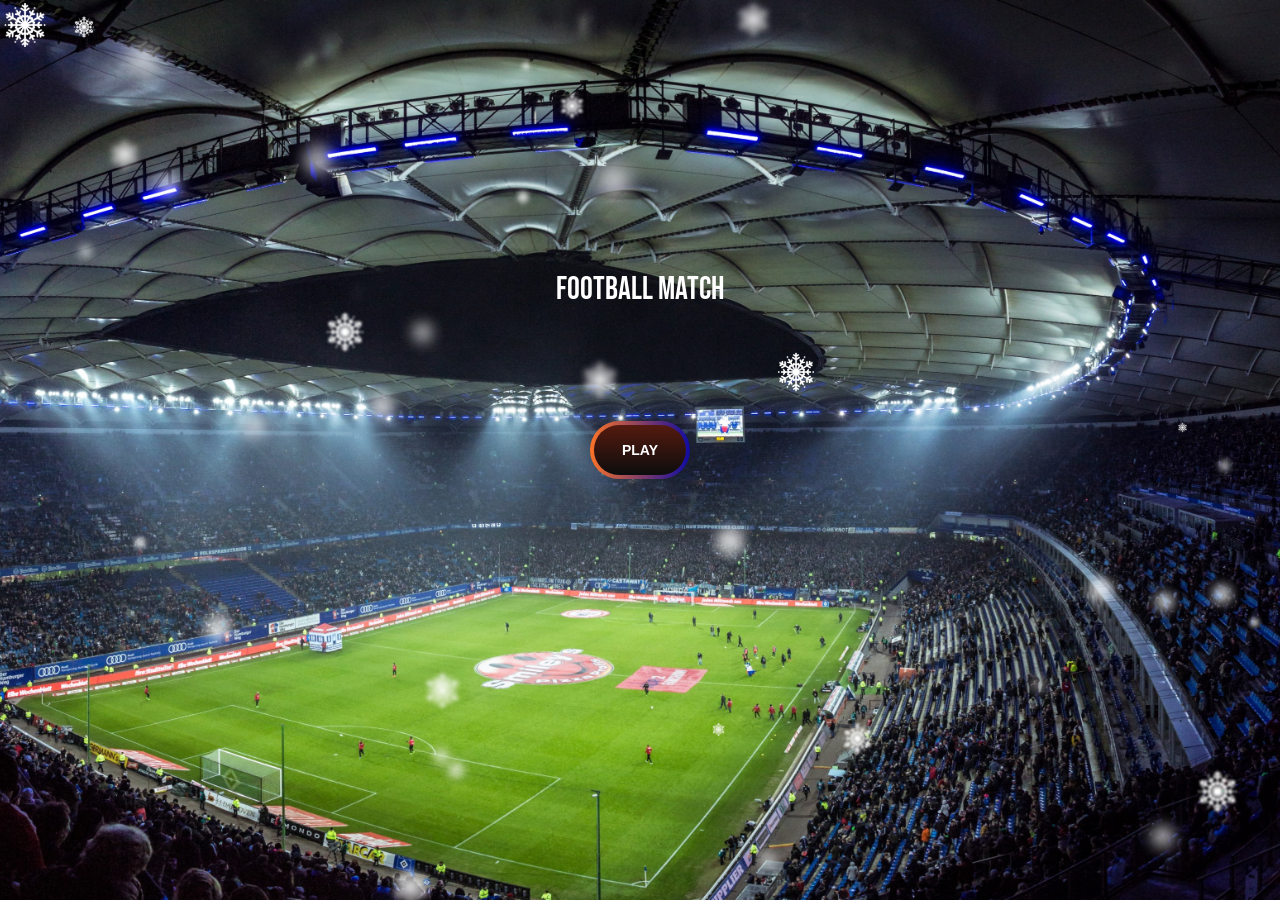
<file: apa-simulare-joc/index.html>
<!DOCTYPE html>
<html lang="en">
<head>
    <meta charset="UTF-8">
    <meta http-equiv="X-UA-Compatible" content="IE=edge">
    <meta name="viewport" content="width=device-width, initial-scale=1.0">
    <title>Document</title>
    <link rel="stylesheet" href="style.css">
    <link rel="preconnect" href="https://fonts.googleapis.com">
    <link rel="preconnect" href="https://fonts.gstatic.com" crossorigin>
    <link href="https://fonts.googleapis.com/css2?family=Bebas+Neue&family=Instrument+Sans:ital,wght@0,400..700;1,400..700&display=swap" rel="stylesheet">

</head>
<body>
    <div id="container">
        <h1>FOOTBALL MATCH</h1>
        <div class="snow"></div>
    
    <!-- HTML !-->
    <button class="button-78" role="button" onclick="openNewPage()">PLAY</button>

    
    </div>
    



















    <script src="script.js"></script>
</body>
</html>
</file>
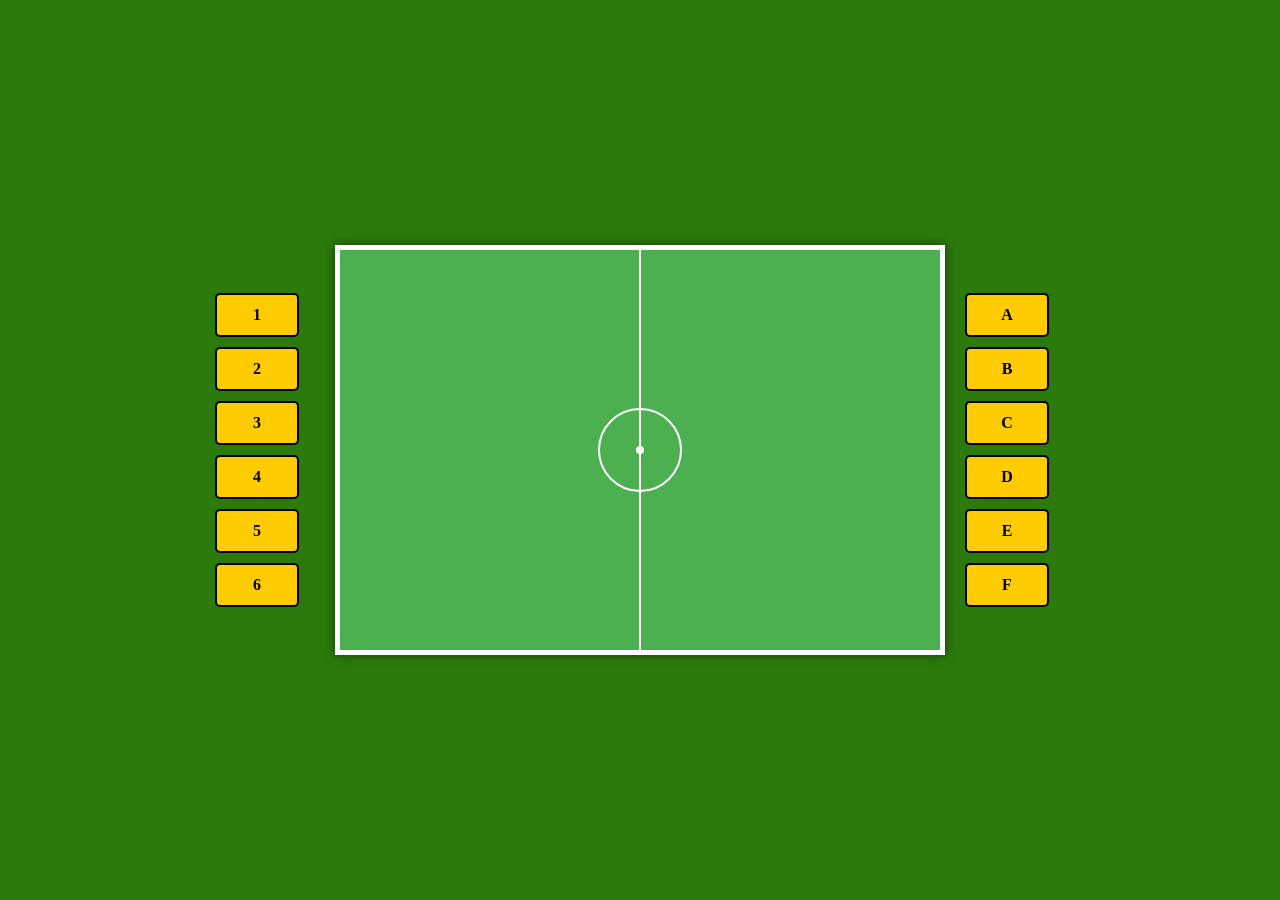
<file: apa-simulare-joc/HomePage.html>
<!DOCTYPE html>
<html lang="en">
<head>
    <meta charset="UTF-8">
    <meta name="viewport" content="width=device-width, initial-scale=1.0">
    <title>Teren de Fotbal cu Cărți</title>
    <link rel="stylesheet" href="styleHomePage.css">
</head>
<body>
    <div class="container">
        <!-- Zona de cărți din stânga -->
        <div class="card-zone left">
            <div class="card" draggable="true">1</div>
            <div class="card" draggable="true">2</div>
            <div class="card" draggable="true">3</div>
            <div class="card" draggable="true">4</div>
            <div class="card" draggable="true">5</div>
            <div class="card" draggable="true">6</div>
        </div>

        <!-- Terenul de fotbal -->
        <div class="field" id="field">
            <div class="center-line"></div>
            <div class="center-circle">
                <div class="center-dot"></div>
            </div>
        </div>

        <!-- Zona de cărți din dreapta -->
        <div class="card-zone right">
            <div class="card" draggable="true">A</div>
            <div class="card" draggable="true">B</div>
            <div class="card" draggable="true">C</div>
            <div class="card" draggable="true">D</div>
            <div class="card" draggable="true">E</div>
            <div class="card" draggable="true">F</div>
        </div>
    </div>
    <script src="script.js"></script>
</body>
</html>
</file>
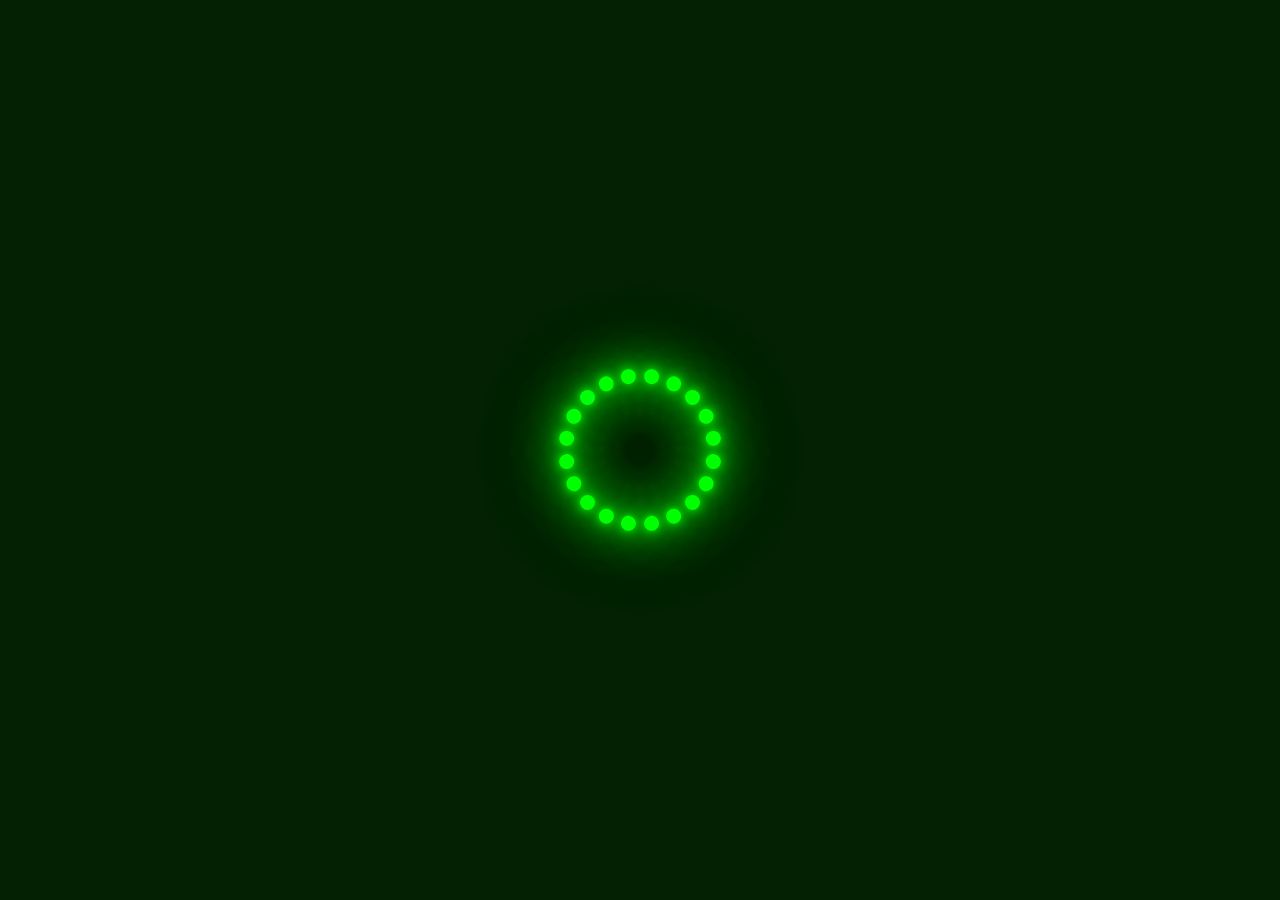
<file: apa-simulare-joc/LoadingPage.html>
<!DOCTYPE html>
<html lang="en">
<head>
    <meta charset="UTF-8">
    <meta http-equiv="X-UA-Compatible" content="IE=edge">
    <meta name="viewport" content="width=device-width, initial-scale=1.0">
    <title>Loading Animation</title>
    <link rel="stylesheet" href="style1.css">
</head>
<body>
    <section>

    <div class="loader">
        <span style="--i:1;"></span>
        <span style="--i:2;"></span>
        <span style="--i:3;"></span>
        <span style="--i:4;"></span>
        <span style="--i:5;"></span>
        <span style="--i:6;"></span>
        <span style="--i:7;"></span>
        <span style="--i:8;"></span>
        <span style="--i:9;"></span>
        <span style="--i:10;"></span>
        <span style="--i:11;"></span>
        <span style="--i:12;"></span>
        <span style="--i:13;"></span>
        <span style="--i:14;"></span>
        <span style="--i:15;"></span>
        <span style="--i:16;"></span>
        <span style="--i:17;"></span>
        <span style="--i:18;"></span>
        <span style="--i:19;"></span>
        <span style="--i:20;"></span>
    </div>

</section>



<script src="script1.js"></script>
</body>
</html>
</file>
<file: apa-simulare-joc/style.css>
@import url('https://fonts.googleapis.com/css2?family=Snowburst+One&display=swap');
body{
    margin:0;
}
#container {
    position: relative;
    width: 100%;
    height: 100vh;
    background-image: url(background.jpg);
    background-size: cover;
    background-position: center;
    overflow: hidden;
}

/* Stil pentru titlu */
h1 {
    position: absolute;
    top: 30%;  /* Poziționare sus */
    left: 50%;  
    transform: translateX(-50%); /* Centrare pe orizontală */
    color: #fff;
    font-family: "Bebas Neue", sans-serif;
    font-weight: 400;  /* Grosimea fontului */
    font-style: normal;
    text-align: center;
    margin: 0;
}


/* Stil pentru buton */





.snow{
    position: absolute;
    top:0;
    left:0;
    width:50px;
    height:50px;
    background-image: url(snow.png);
    background-size: cover;
    animation: animationSnow 4s ease-in-out infinite;
}


/* CSS */


.button-78 {
    position: absolute;
    top: 50%;  /* Poziționare la mijloc pe verticală */
    left: 50%;  
    transform: translate(-50%, -50%); /* Centrare pe ambele axe */
    align-items: center;
    appearance: none;
    background-clip: padding-box;
    background-color: initial;
    background-image: none;
    border-style: none;
    box-sizing: border-box;
    color: #fff;
    cursor: pointer;
    display: inline-block;
    flex-direction: row;
    flex-shrink: 0;
    font-family: Eina01,sans-serif;
    font-size: 14px;  /* Dimensiune font mai mică */
    font-weight: 800;
    justify-content: center;
    line-height: 20px;  /* Ajustează înălțimea liniei */
    margin: 0;
    min-height: 50px;  /* Dimensiune mai mică pentru buton */
    outline: none;
    overflow: visible;
    padding: 12px 18px;  /* Dimensiune mai mică pentru padding */
    pointer-events: auto;
    position: relative;
    text-align: center;
    text-decoration: none;
    text-transform: none;
    user-select: none;
    -webkit-user-select: none;
    touch-action: manipulation;
    vertical-align: middle;
    width: auto;
    word-break: keep-all;
    z-index: 0;
}

  
  @media (min-width: 768px) {
    .button-78 {
      padding: 19px 32px;
    }
  }
  
  .button-78:before,
  .button-78:after {
    border-radius: 80px;
  }
  
  .button-78:before {
    background-image: linear-gradient(92.83deg, #ff7426 0, #0d0aa5 100%);
    content: "";
    display: block;
    height: 100%;
    left: 0;
    overflow: hidden;
    position: absolute;
    top: 0;
    width: 100%;
    z-index: -2;
  }
  
  .button-78:after {
    background-color: initial;
    background-image: linear-gradient(#541a0f 0, #0c0d0d 100%);
    bottom: 4px;
    content: "";
    display: block;
    left: 4px;
    overflow: hidden;
    position: absolute;
    right: 4px;
    top: 4px;
    transition: all 100ms ease-out;
    z-index: -1;
  }
  
  .button-78:hover:not(:disabled):before {
    background: linear-gradient(92.83deg, rgb(255, 116, 38) 0%, #0d0aa5 100%);
  }
  
  .button-78:hover:not(:disabled):after {
    bottom: 0;
    left: 0;
    right: 0;
    top: 0;
    transition-timing-function: ease-in;
    opacity: 0;
  }
  
  .button-78:active:not(:disabled) {
    color: #ccc;
  }
  
  .button-78:active:not(:disabled):before {
    background-image: linear-gradient(0deg, rgba(0, 0, 0, .2), rgba(0, 0, 0, .2)), linear-gradient(92.83deg, #ff7426 0, #f93a13 100%);
  }
  
  .button-78:active:not(:disabled):after {
    background-image: linear-gradient(#541a0f 0, #0c0d0d 100%);
    bottom: 4px;
    left: 4px;
    right: 4px;
    top: 4px;
  }
  
  .button-78:disabled {
    cursor: default;
    opacity: .24;
  }



@keyframes animationSnow{
    0%{
        transform: translate(0,0);
        opacity: 0;
    }
    50%{
        opacity: 1;
    }
    100%{
        opacity: 0;
        transform: translate(100px,50vh);
    }
}
</file>
<file: apa-simulare-joc/styleHomePage.css>
/* Resetare margini */
body {
    margin: 0;
    padding: 0;
    display: flex;
    justify-content: center;
    align-items: center;
    height: 100vh;
    background-color: #2b7a0b;
}

/* Container general */
.container {
    display: flex;
    align-items: center;
    gap: 20px;
}

/* Zonele pentru cărți */
.card-zone {
    width: 100px;
    display: flex;
    flex-direction: column;
    gap: 10px;
}

.card-zone.left {
    justify-content: flex-start;
}

.card-zone.right {
    justify-content: flex-end;
}

/* Stilizare cărți */
.card {
    width: 80px;
    height: 40px;
    background-color: #ffcc00;
    border: 2px solid #000;
    border-radius: 5px;
    display: flex;
    justify-content: center;
    align-items: center;
    font-size: 16px;
    font-weight: bold;
    cursor: grab;
}

/* Cărți în timpul tragerii */
.card:active {
    cursor: grabbing;
}

/* Teren de fotbal */
.field {
    position: relative;
    width: 600px;
    height: 400px;
    background-color: #4caf50;
    border: 5px solid white;
    box-shadow: 0 0 10px rgba(0, 0, 0, 0.5);
}

/* Linia de centru */
.center-line {
    position: absolute;
    top: 0;
    left: 50%;
    width: 2px;
    height: 100%;
    background-color: white;
    transform: translateX(-50%);
}

/* Cercul de centru */
.center-circle {
    position: absolute;
    top: 50%;
    left: 50%;
    width: 80px;
    height: 80px;
    border: 2px solid white;
    border-radius: 50%;
    transform: translate(-50%, -50%);
}

.center-dot {
    position: absolute;
    top: 50%;
    left: 50%;
    width: 8px;
    height: 8px;
    background-color: white;
    border-radius: 50%;
    transform: translate(-50%, -50%);
}
</file>
<file: apa-simulare-joc/style1.css>
body {
  margin: 0;
  padding: 0;
  box-sizing: border-box;
}

section {
  display: flex;
  justify-content: center;
  align-items: center;
  min-height: 100vh;
  background: #042104;
  animation: animateBg 10s linear infinite;
}

@keyframes animateBg {
  0%{
    filter: hue-rotate(0deg);
  }
  100%{
    filter: hue-rotate(360deg);
  }
}

section .loader {
  position: relative;
  width: 120px;
  height: 120px;
}

section .loader span {
  position: absolute;
  top: 0;
  left: 0;
  width: 100%;
  height: 100%;
  transform: rotate(calc(18deg * var(--i)));
}

section .loader span::before {
  content: '';
  position: absolute;
  top: 0;
  left: 0;
  width: 15px;
  height: 15px;
  border-radius: 50%;
  background: #00ff0a;
  box-shadow: 
  0 0 10px #00ff0a,
  0 0 20px #00ff0a,
  0 0 40px #00ff0a,
  0 0 60px #00ff0a,
  0 0 80px #00ff0a,
  0 0 100px #00ff0a;
  animation: animate 2s linear infinite;
  animation-delay: calc(0.1s * var(--i));
}
@keyframes animate {
  0%{
    transform: scale(1);
  }
  80%, 100%{
    transform:  scale(0);
  }
}
</file>
